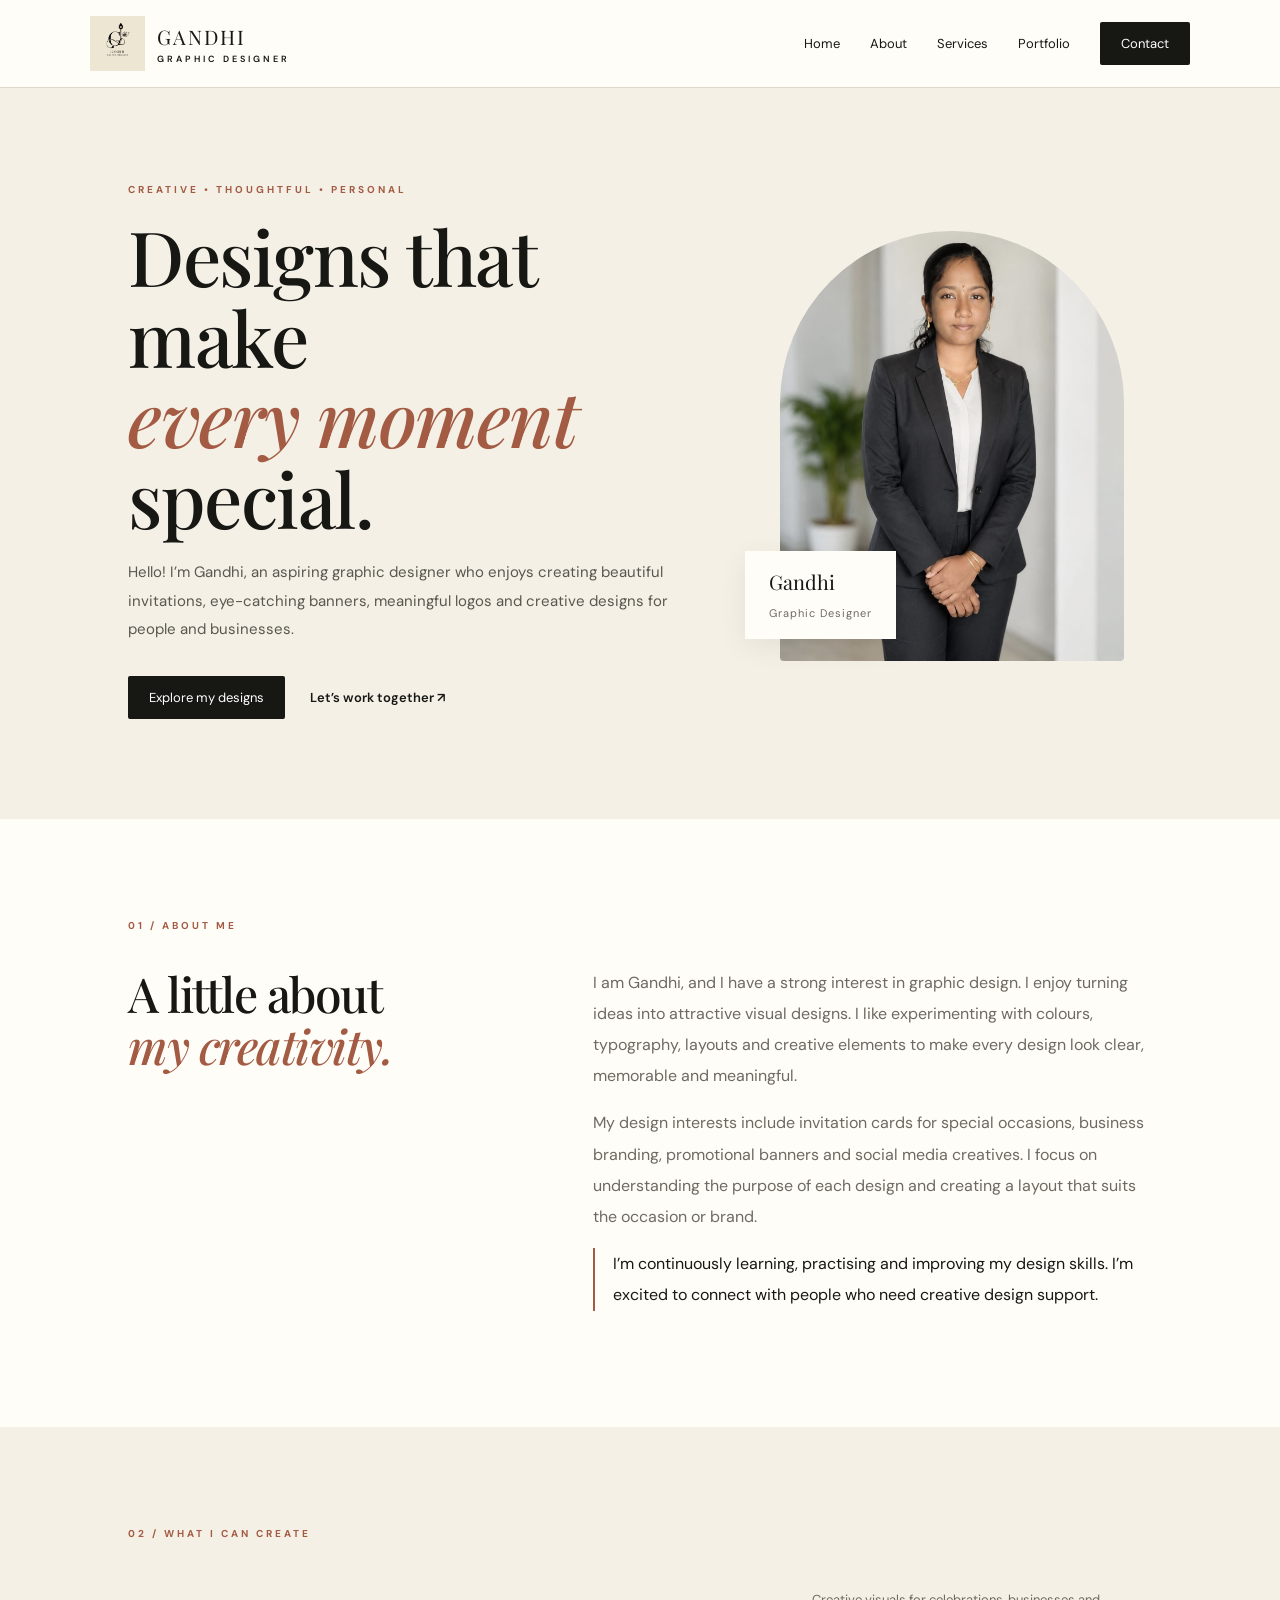
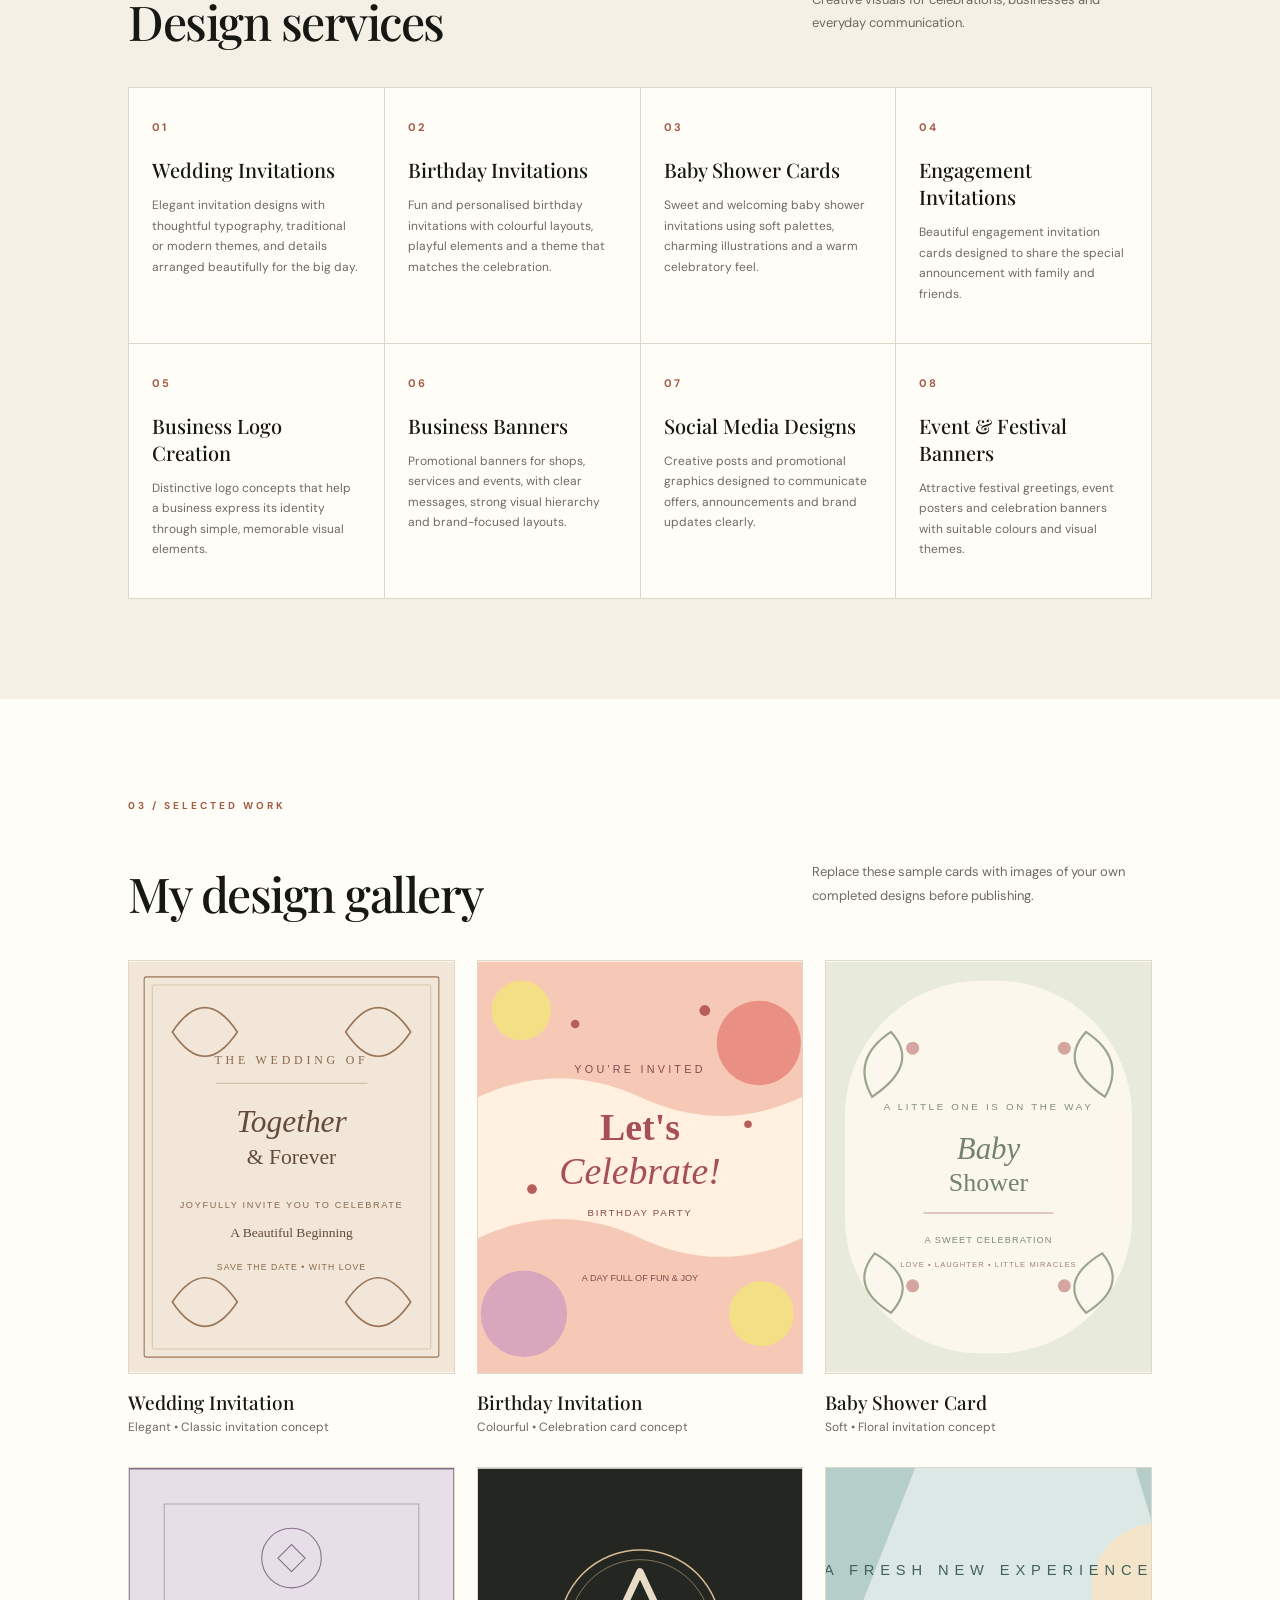
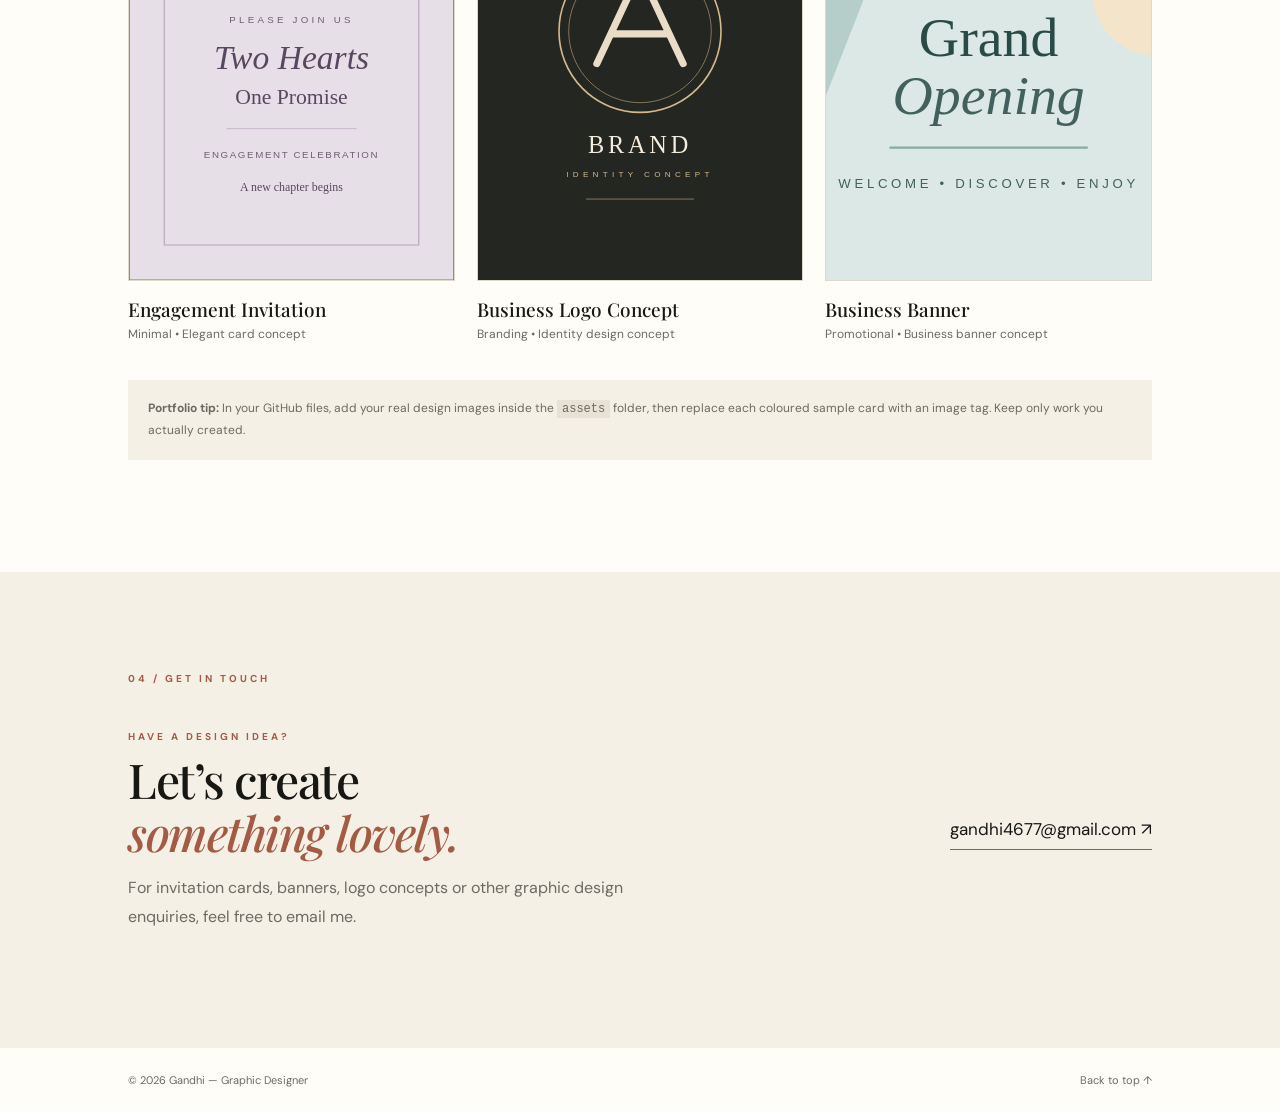
<file: index.html>
<!DOCTYPE html>
<html lang="en">
<head>
  <meta charset="UTF-8">
  <meta name="viewport" content="width=device-width, initial-scale=1.0">
  <meta name="description" content="Gandhi Graphic Designer — invitations, banners, logos and social media designs.">
  <title>Gandhi | Graphic Designer</title>
  <link rel="stylesheet" href="style.css">
</head>
<body>
<header class="header">
  <a class="brand" href="#home"><img src="assets/assets/logo.png" alt="Gandhi Graphic Designer logo"><span>GANDHI <small>GRAPHIC DESIGNER</small></span></a>
  <button class="menu" aria-label="Open menu" onclick="document.querySelector('.nav').classList.toggle('show')">☰</button>
  <nav class="nav">
    <a href="#home">Home</a><a href="#about">About</a><a href="#services">Services</a><a href="#portfolio">Portfolio</a><a href="#contact" class="nav-button">Contact</a>
  </nav>
</header>

<main>
<section class="hero" id="home">
  <div class="hero-copy">
    <p class="eyebrow">CREATIVE • THOUGHTFUL • PERSONAL</p>
    <h1>Designs that make<br><em>every moment</em> special.</h1>
    <p class="intro">Hello! I’m Gandhi, an aspiring graphic designer who enjoys creating beautiful invitations, eye-catching banners, meaningful logos and creative designs for people and businesses.</p>
    <div class="actions"><a class="button" href="#portfolio">Explore my designs</a><a class="text-link" href="#contact">Let’s work together ↗</a></div>
  </div>
  <div class="hero-photo"><img src="assets/assets/profile.png" alt="Portrait of Gandhi"><div class="photo-tag">Gandhi<br><span>Graphic Designer</span></div></div>
</section>

<section class="about section" id="about">
  <div class="section-label">01 / ABOUT ME</div>
  <div class="about-grid">
    <h2>A little about<br><em>my creativity.</em></h2>
    <div><p>I am Gandhi, and I have a strong interest in graphic design. I enjoy turning ideas into attractive visual designs. I like experimenting with colours, typography, layouts and creative elements to make every design look clear, memorable and meaningful.</p>
    <p>My design interests include invitation cards for special occasions, business branding, promotional banners and social media creatives. I focus on understanding the purpose of each design and creating a layout that suits the occasion or brand.</p>
    <p class="note">I’m continuously learning, practising and improving my design skills. I’m excited to connect with people who need creative design support.</p></div>
  </div>
</section>

<section class="services section" id="services">
  <div class="section-label">02 / WHAT I CAN CREATE</div>
  <div class="section-heading"><h2>Design services</h2><p>Creative visuals for celebrations, businesses and everyday communication.</p></div>
  <div class="service-grid">
    <article><b>01</b><h3>Wedding Invitations</h3><p>Elegant invitation designs with thoughtful typography, traditional or modern themes, and details arranged beautifully for the big day.</p></article>
    <article><b>02</b><h3>Birthday Invitations</h3><p>Fun and personalised birthday invitations with colourful layouts, playful elements and a theme that matches the celebration.</p></article>
    <article><b>03</b><h3>Baby Shower Cards</h3><p>Sweet and welcoming baby shower invitations using soft palettes, charming illustrations and a warm celebratory feel.</p></article>
    <article><b>04</b><h3>Engagement Invitations</h3><p>Beautiful engagement invitation cards designed to share the special announcement with family and friends.</p></article>
    <article><b>05</b><h3>Business Logo Creation</h3><p>Distinctive logo concepts that help a business express its identity through simple, memorable visual elements.</p></article>
    <article><b>06</b><h3>Business Banners</h3><p>Promotional banners for shops, services and events, with clear messages, strong visual hierarchy and brand-focused layouts.</p></article>
    <article><b>07</b><h3>Social Media Designs</h3><p>Creative posts and promotional graphics designed to communicate offers, announcements and brand updates clearly.</p></article>
    <article><b>08</b><h3>Event & Festival Banners</h3><p>Attractive festival greetings, event posters and celebration banners with suitable colours and visual themes.</p></article>
  </div>
</section>

<section class="portfolio section" id="portfolio">
  <div class="section-label">03 / SELECTED WORK</div>
  <div class="section-heading"><h2>My design gallery</h2><p>Replace these sample cards with images of your own completed designs before publishing.</p></div>
  <div class="portfolio-grid">
    <article class="work"><img src="assets/assets/wedding-invitation.svg" alt="Wedding invitation design concept"><h3>Wedding Invitation</h3><p>Elegant • Classic invitation concept</p></article>
    <article class="work"><img src="assets/assets/birthday-invitation.svg" alt="Birthday invitation design concept"><h3>Birthday Invitation</h3><p>Colourful • Celebration card concept</p></article>
    <article class="work"><img src="assets/assets/baby-shower-card.svg" alt="Baby shower invitation design concept"><h3>Baby Shower Card</h3><p>Soft • Floral invitation concept</p></article>
    <article class="work"><img src="assets/assets/engagement-invitation.svg" alt="Engagement invitation design concept"><h3>Engagement Invitation</h3><p>Minimal • Elegant card concept</p></article>
    <article class="work"><img src="assets/assets/business-logo-concept.svg" alt="Business logo design concept"><h3>Business Logo Concept</h3><p>Branding • Identity design concept</p></article>
    <article class="work"><img src="assets/assets/business-banner.svg" alt="Business promotional banner design concept"><h3>Business Banner</h3><p>Promotional • Business banner concept</p></article>
  </div>
  <p class="gallery-tip"><strong>Portfolio tip:</strong> In your GitHub files, add your real design images inside the <code>assets</code> folder, then replace each coloured sample card with an image tag. Keep only work you actually created.</p>
</section>

<section class="contact section" id="contact">
  <div class="section-label">04 / GET IN TOUCH</div>
  <div class="contact-box"><div><p class="eyebrow">HAVE A DESIGN IDEA?</p><h2>Let’s create<br><em>something lovely.</em></h2><p>For invitation cards, banners, logo concepts or other graphic design enquiries, feel free to email me.</p></div>
  <a class="email" href="mailto:gandhi4677@gmail.com">gandhi4677@gmail.com ↗</a></div>
</section>
</main>
<footer><span>© 2026 Gandhi — Graphic Designer</span><a href="#home">Back to top ↑</a></footer>
<script>
  document.querySelectorAll('.nav a').forEach(a => a.addEventListener('click', () => document.querySelector('.nav').classList.remove('show')));
</script>
</body>
</html>
</file>
<file: style.css>
@import url('https://fonts.googleapis.com/css2?family=DM+Sans:wght@400;500;600;700&family=Playfair+Display:ital,wght@0,500;0,600;1,500;1,600&display=swap');
:root{--ink:#171714;--muted:#6c6a62;--cream:#f4f0e6;--paper:#fffdf8;--line:#ded8ca;--accent:#a45b43}
*{box-sizing:border-box}html{scroll-behavior:smooth}body{margin:0;background:var(--paper);color:var(--ink);font-family:'DM Sans',sans-serif}a{color:inherit;text-decoration:none}.header{height:88px;padding:12px 7%;display:flex;align-items:center;justify-content:space-between;border-bottom:1px solid var(--line);background:rgba(255,253,248,.95);position:sticky;top:0;z-index:5}.brand{display:flex;align-items:center;gap:12px;font-family:'Playfair Display',serif;font-size:20px;letter-spacing:2px}.brand img{width:55px;height:55px;object-fit:contain}.brand small{display:block;font:600 9px 'DM Sans';letter-spacing:3px;margin-top:3px}.nav{display:flex;gap:30px;align-items:center;font-size:13px}.nav a:hover,.text-link:hover{color:var(--accent)}.nav-button,.button{background:var(--ink);color:white;padding:13px 21px;border-radius:2px}.menu{display:none;background:none;border:0;font-size:25px}.hero{padding:85px 10% 100px;display:grid;grid-template-columns:1.15fr .85fr;gap:8%;align-items:center;background:var(--cream);min-height:620px}.eyebrow,.section-label{font-size:10px;font-weight:700;letter-spacing:3px;color:var(--accent)}h1,h2{font-family:'Playfair Display',serif;font-weight:500;letter-spacing:-1.5px}h1{font-size:clamp(48px,6vw,76px);line-height:1.06;margin:20px 0}h1 em,h2 em{color:var(--accent);font-weight:500}.intro{max-width:550px;color:#59574f;line-height:1.9;font-size:15px}.actions{display:flex;align-items:center;gap:25px;margin-top:32px;font-size:13px}.button{display:inline-block}.text-link{font-weight:600}.hero-photo{height:430px;max-width:350px;justify-self:center;position:relative}.hero-photo img{width:100%;height:100%;object-fit:cover;object-position:top;border-radius:180px 180px 4px 4px;filter:saturate(.8)}.photo-tag{position:absolute;bottom:22px;left:-35px;background:var(--paper);padding:17px 24px;font-family:'Playfair Display';font-size:20px;box-shadow:0 8px 30px #0001}.photo-tag span{font:11px 'DM Sans';letter-spacing:1px;color:var(--muted)}.section{padding:100px 10%}.section-label{margin-bottom:35px}.about-grid{display:grid;grid-template-columns:.8fr 1.2fr;gap:9%}.about h2,.section-heading h2,.contact h2{font-size:48px;line-height:1.1;margin:0}.about-grid p{color:var(--muted);line-height:1.95;margin-top:0}.about-grid .note{border-left:2px solid var(--accent);padding-left:18px;color:var(--ink)}.services{background:#f4f0e6}.section-heading{display:flex;justify-content:space-between;align-items:end;gap:30px;margin-bottom:40px}.section-heading p{max-width:340px;color:var(--muted);font-size:13px;line-height:1.8}.service-grid{display:grid;grid-template-columns:repeat(4,1fr);gap:1px;background:var(--line);border:1px solid var(--line)}.service-grid article{background:var(--paper);padding:27px 23px;min-height:205px}.service-grid b{font-size:11px;color:var(--accent);letter-spacing:2px}.service-grid h3{font:500 20px 'Playfair Display';margin:20px 0 10px}.service-grid p,.work p{font-size:12px;color:var(--muted);line-height:1.7}.portfolio-grid{display:grid;grid-template-columns:repeat(3,1fr);gap:30px 22px}.work h3{font:500 19px 'Playfair Display';margin:15px 0 2px}.work p{margin:0}.mock{height:270px;display:flex;flex-direction:column;align-items:center;justify-content:center;text-align:center;position:relative;overflow:hidden;font-family:'Playfair Display',serif;letter-spacing:2px}.mock span{font:10px 'DM Sans';letter-spacing:3px;margin:12px 0}.mock strong{font-size:32px;line-height:1.12;font-weight:500}.mock small{font:9px 'DM Sans';letter-spacing:2px;margin-top:17px}.work-wedding .mock{background:#eee2d1;color:#684a3a}.work-birthday .mock{background:#f3c8b8;color:#793e40}.work-baby .mock{background:#e6e8d9;color:#65705b}.work-engage .mock{background:#e5dce7;color:#59455d}.work-logo .mock{background:#252724;color:#f4f0e6}.work-banner .mock{background:#d7e2e4;color:#2e4d55}.gallery-tip{margin-top:35px;padding:18px 20px;background:var(--cream);font-size:12px;line-height:1.8;color:var(--muted)}code{background:#e8e1d5;padding:2px 5px}.contact{background:var(--cream)}.contact-box{display:flex;justify-content:space-between;align-items:center;gap:40px}.contact-box>div{max-width:550px}.contact-box p:not(.eyebrow){color:var(--muted);line-height:1.8}.email{font-size:17px;border-bottom:1px solid var(--accent);padding-bottom:9px;white-space:nowrap}footer{padding:25px 10%;display:flex;justify-content:space-between;font-size:11px;color:var(--muted)}
@media(max-width:850px){.hero{padding:65px 7%;gap:5%}.section{padding:75px 7%}.service-grid{grid-template-columns:repeat(2,1fr)}.portfolio-grid{grid-template-columns:repeat(2,1fr)}.section-heading{display:block}.section-heading p{margin-top:12px}}
@media(max-width:600px){.header{height:72px;padding:8px 5%}.brand img{width:45px;height:45px}.menu{display:block}.nav{display:none;position:absolute;top:72px;left:0;right:0;background:var(--paper);padding:22px;flex-direction:column;gap:20px;border-bottom:1px solid var(--line)}.nav.show{display:flex}.hero{grid-template-columns:1fr;padding:55px 7% 70px}.hero-photo{height:360px;width:75%;margin-top:25px}.hero-copy h1{font-size:52px}.about-grid{grid-template-columns:1fr;gap:25px}.about h2,.section-heading h2,.contact h2{font-size:40px}.service-grid{grid-template-columns:1fr}.portfolio-grid{grid-template-columns:1fr}.mock{height:300px}.contact-box{display:block}.email{display:inline-block;margin-top:20px;font-size:15px}footer{padding:22px 7%;gap:15px;flex-wrap:wrap}}

.work>img{display:block;width:100%;aspect-ratio:3/3.8;object-fit:cover;border:1px solid var(--line)}
@media(max-width:600px){.work>img{aspect-ratio:3/3.6}}
</file>
